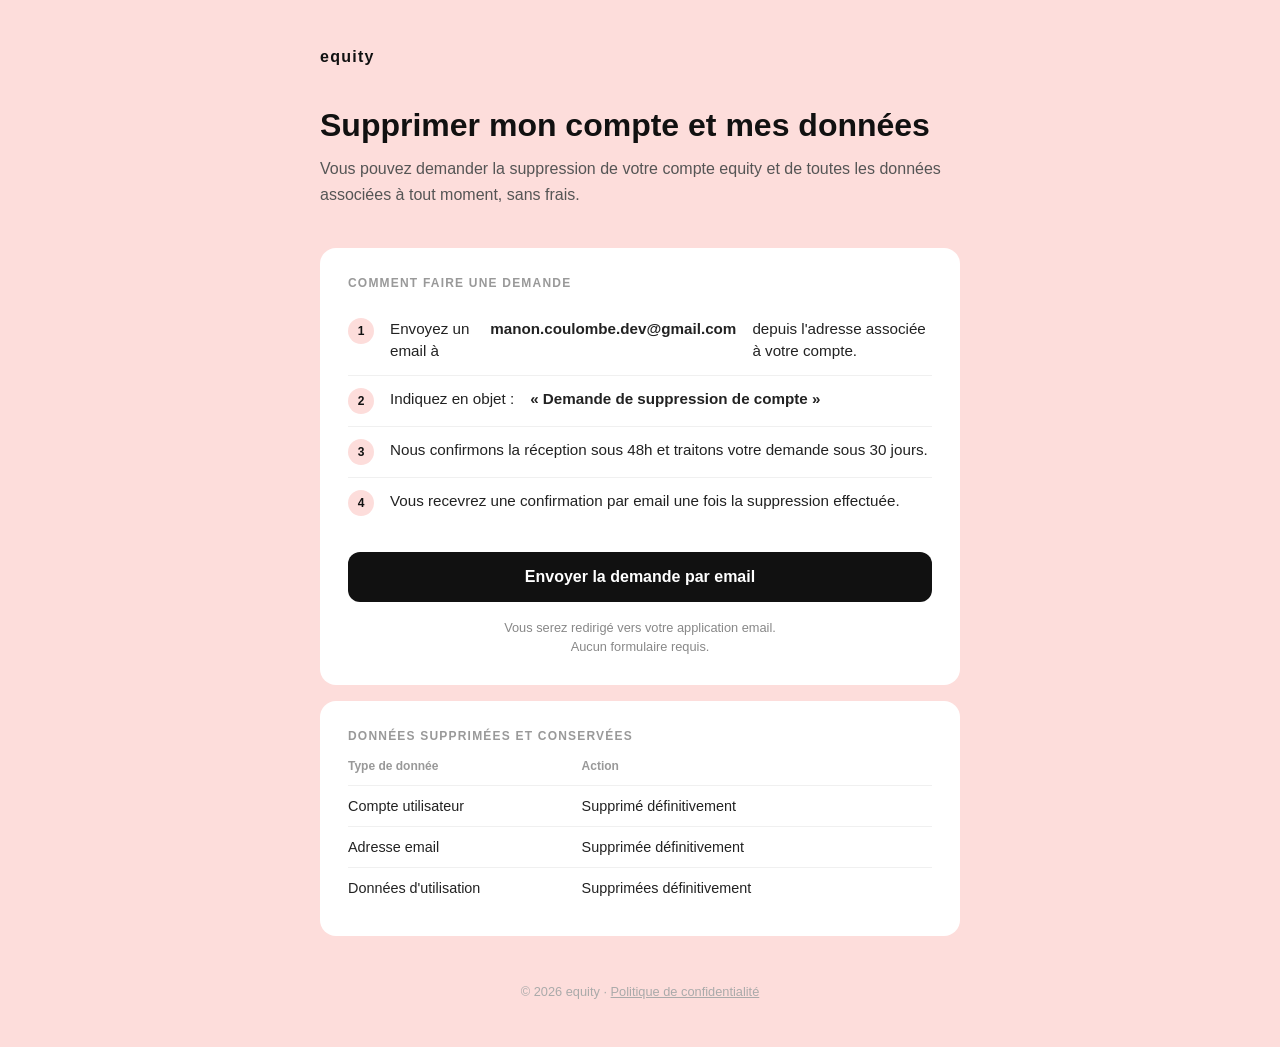
<file: deletion.html>
<!DOCTYPE html>
<html lang="fr">
<head>
    <meta charset="UTF-8">
    <meta name="viewport" content="width=device-width, initial-scale=1.0">
    <title>Suppression de compte — equity</title>
    <link rel="icon" href="/icon.svg" type="image/svg+xml">
    <link rel="apple-touch-icon" href="icon.png">
    <style>
        * { margin: 0; padding: 0; box-sizing: border-box; }

        body {
            font-family: 'Raleway', sans-serif;
            background: #FDDDDB;
            min-height: 100vh;
            padding: 3rem 1.5rem;
            color: #111;
        }

        .container {
            max-width: 640px;
            margin: 0 auto;
        }

        .app-name {
            font-family: 'M PLUS 1', sans-serif;
            font-size: 1rem;
            font-weight: 700;
            letter-spacing: 0.08em;
            text-transform: lowercase;
            color: #111;
            margin-bottom: 2.5rem;
        }

        h1 {
            font-size: 2rem;
            font-weight: 800;
            line-height: 1.2;
            margin-bottom: 0.75rem;
            color: #111;
        }

        .subtitle {
            font-size: 1rem;
            color: #555;
            margin-bottom: 2.5rem;
            line-height: 1.6;
        }

        .card {
            background: #fff;
            border-radius: 16px;
            padding: 1.75rem;
            margin-bottom: 1rem;
        }

        .card h2 {
            font-size: 0.75rem;
            font-weight: 700;
            letter-spacing: 0.1em;
            text-transform: uppercase;
            color: #999;
            margin-bottom: 1rem;
        }

        .steps {
            list-style: none;
            counter-reset: steps;
        }

        .steps li {
            counter-increment: steps;
            display: flex;
            gap: 1rem;
            align-items: flex-start;
            padding: 0.75rem 0;
            border-bottom: 1px solid #f0f0f0;
            font-size: 0.95rem;
            line-height: 1.5;
            color: #222;
        }

        .steps li:last-child { border-bottom: none; }

        .steps li::before {
            content: counter(steps);
            min-width: 26px;
            height: 26px;
            background: #FDDDDB;
            border-radius: 50%;
            display: flex;
            align-items: center;
            justify-content: center;
            font-size: 0.75rem;
            font-weight: 700;
            color: #111;
            flex-shrink: 0;
        }

        .data-table {
            width: 100%;
            border-collapse: collapse;
            font-size: 0.9rem;
        }

        .data-table th {
            text-align: left;
            font-size: 0.75rem;
            font-weight: 600;
            color: #999;
            padding: 0 0 0.75rem;
            border-bottom: 1px solid #f0f0f0;
        }

        .data-table td {
            padding: 0.75rem 0;
            border-bottom: 1px solid #f0f0f0;
            color: #222;
            vertical-align: top;
        }

        .data-table tr:last-child td { border-bottom: none; }

        .data-table td:first-child { font-weight: 500; padding-right: 1rem; width: 40%; }

        .cta {
            background: #111;
            color: #fff;
            border: none;
            border-radius: 12px;
            padding: 1rem 2rem;
            font-size: 1rem;
            font-weight: 600;
            cursor: pointer;
            width: 100%;
            margin-top: 1.5rem;
            text-decoration: none;
            display: block;
            text-align: center;
        }

        .cta:hover { background: #333; }

        .note {
            font-size: 0.8rem;
            color: #888;
            text-align: center;
            margin-top: 1rem;
            line-height: 1.5;
        }

        .footer {
            text-align: center;
            font-size: 0.8rem;
            color: #aaa;
            margin-top: 3rem;
        }
    </style>
</head>
<body>
<div class="container">

    <div class="app-name">equity</div>

    <h1>Supprimer mon compte et mes données</h1>
    <p class="subtitle">Vous pouvez demander la suppression de votre compte equity et de toutes les données associées à tout moment, sans frais.</p>

    <div class="card">
        <h2>Comment faire une demande</h2>
        <ol class="steps">
            <li>Envoyez un email à <strong>manon.coulombe.dev@gmail.com</strong> depuis l'adresse associée à votre compte.</li>
            <li>Indiquez en objet : <strong>« Demande de suppression de compte »</strong></li>
            <li>Nous confirmons la réception sous 48h et traitons votre demande sous 30 jours.</li>
            <li>Vous recevrez une confirmation par email une fois la suppression effectuée.</li>
        </ol>

        <a class="cta" href="mailto:manon.coulombe.dev@gmail.com?subject=Demande%20de%20suppression%20de%20compte">
            Envoyer la demande par email
        </a>
        <p class="note">Vous serez redirigé vers votre application email.<br>Aucun formulaire requis.</p>
    </div>

    <div class="card">
        <h2>Données supprimées et conservées</h2>
        <table class="data-table">
            <thead>
            <tr>
                <th>Type de donnée</th>
                <th>Action</th>
            </tr>
            </thead>
            <tbody>
            <tr>
                <td>Compte utilisateur</td>
                <td>Supprimé définitivement</td>
            </tr>
            <tr>
                <td>Adresse email</td>
                <td>Supprimée définitivement</td>
            </tr>
            <tr>
                <td>Données d'utilisation</td>
                <td>Supprimées définitivement</td>
            </tr>
            </tbody>
        </table>
    </div>

    <div class="footer">
        © 2026 equity · <a href="/privacy.html" style="color: #aaa;">Politique de confidentialité</a>
    </div>

</div>
</body>
</html>
</file>
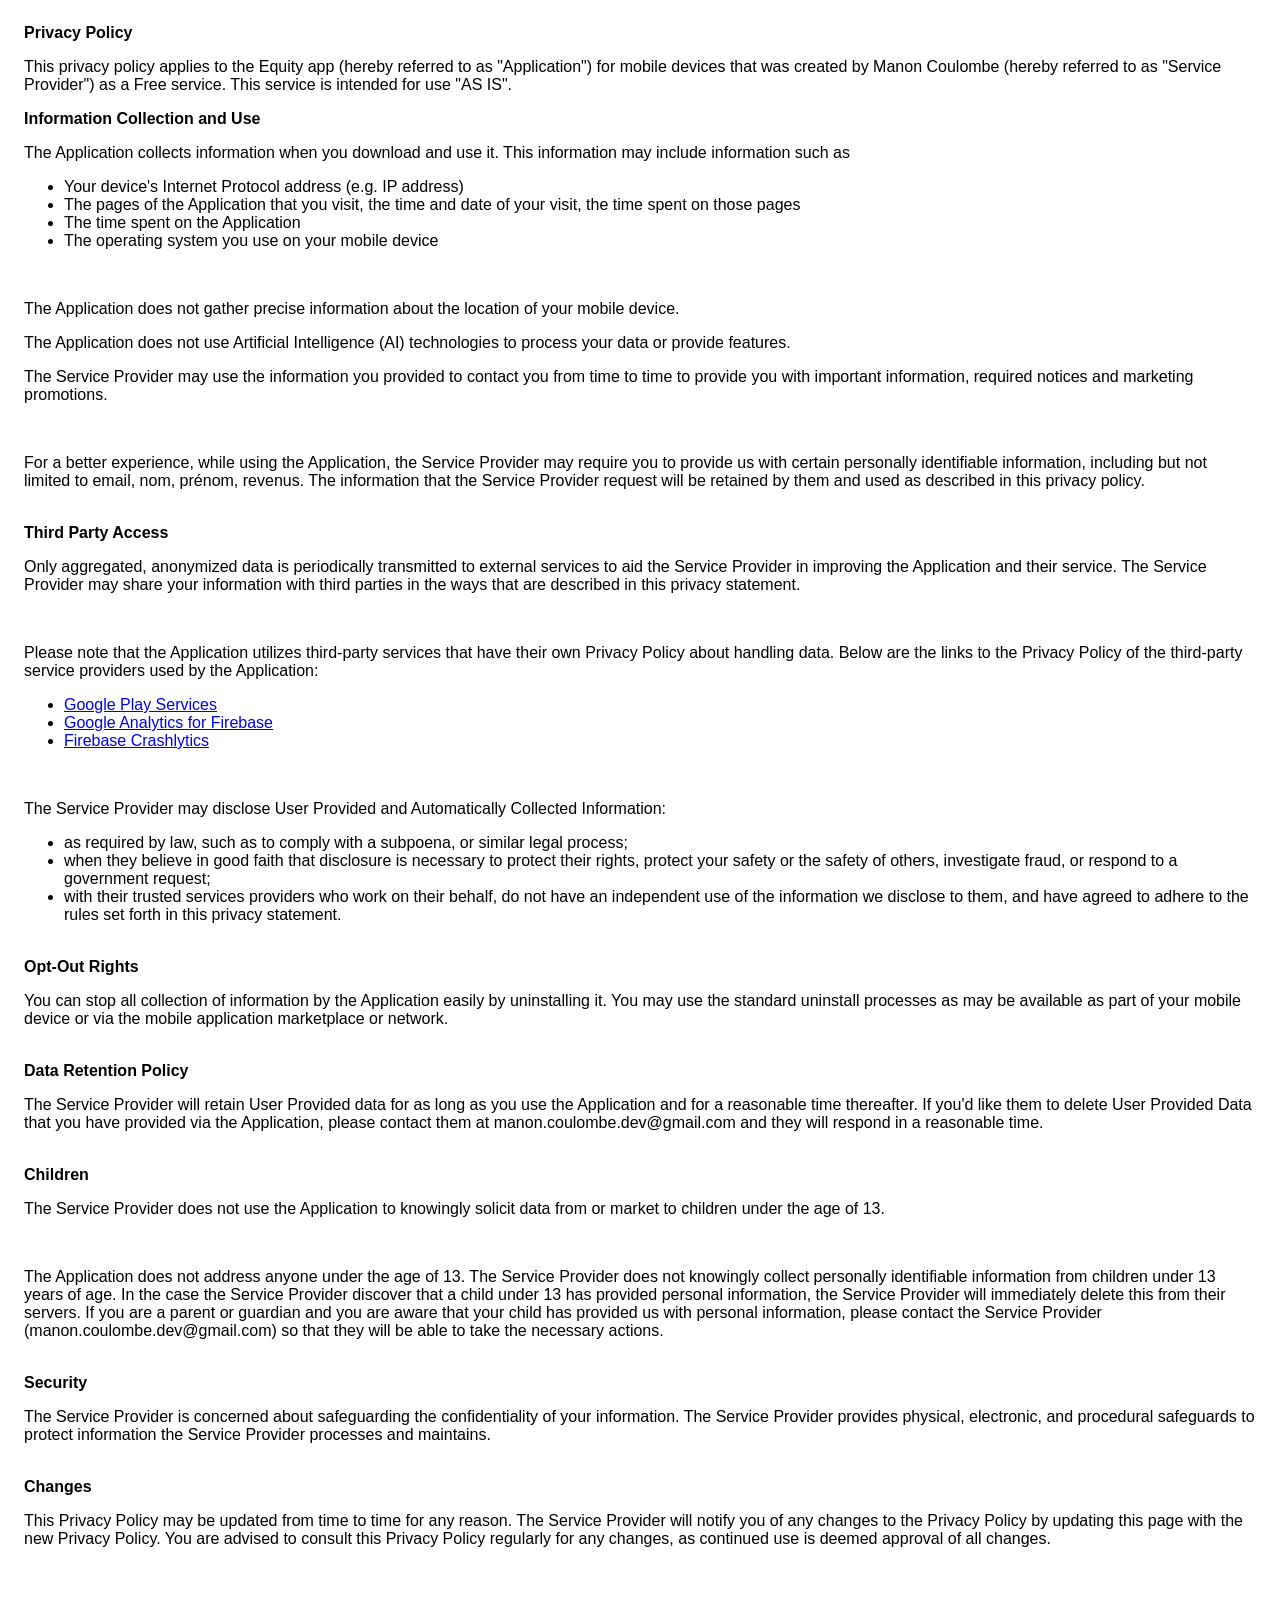
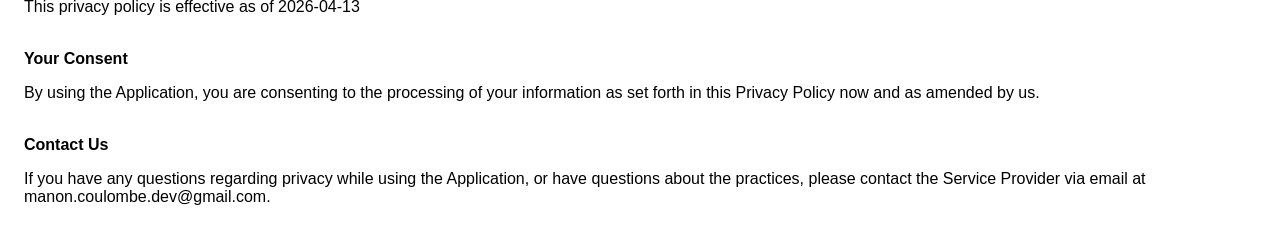
<file: privacy.html>
<!DOCTYPE html>
<html lang="en">
<head>
  <meta charset='utf-8'>
  <meta name='viewport' content='width=device-width'>
  <title>Privacy Policy</title>
  <style> body { font-family: 'Helvetica Neue', Helvetica, Arial, sans-serif; padding:1em; } </style>
  <link rel="icon" href="/icon.svg" type="image/svg+xml">
  <link rel="apple-touch-icon" href="icon.png">
</head>
<body>
  <strong>Privacy Policy</strong>
  <p>This privacy policy applies to the Equity app (hereby referred to as "Application") for mobile devices that was created by Manon Coulombe (hereby referred to as "Service Provider") as a Free service. This service is intended for use "AS IS".</p>
  <strong>Information Collection and Use</strong>
  <p>The Application collects information when you download and use it. This information may include information such as </p>
  <ul>
    <li>Your device's Internet Protocol address (e.g. IP address)</li>
    <li>The pages of the Application that you visit, the time and date of your visit, the time spent on those pages</li>
    <li>The time spent on the Application</li>
    <li>The operating system you use on your mobile device</li>
  </ul>
  <br>
  <p>The Application does not gather precise information about the location of your mobile device.</p><!---->
  <p>The Application does not use Artificial Intelligence (AI) technologies to process your data or provide features.</p>
  <p>The Service Provider may use the information you provided to contact you from time to time to provide you with important information, required notices and marketing promotions.</p>
  <br>
  <p>For a better experience, while using the Application, the Service Provider may require you to provide us with certain personally identifiable information, including but not limited to email, nom, prénom, revenus. The information that the Service Provider request will be retained by them and used as described in this privacy policy.</p>
  <br>
  <strong>Third Party Access</strong>
  <p>Only aggregated, anonymized data is periodically transmitted to external services to aid the Service Provider in improving the Application and their service. The Service Provider may share your information with third parties in the ways that are described in this privacy statement.</p>
  <div>
    <br>
    <p>Please note that the Application utilizes third-party services that have their own Privacy Policy about handling data. Below are the links to the Privacy Policy of the third-party service providers used by the Application:</p>
    <ul>
      <li>
        <a href="https://www.google.com/policies/privacy/" target="_blank" rel="noopener noreferrer">Google Play Services</a>
      </li>
      <li>
        <a href="https://firebase.google.com/support/privacy" target="_blank" rel="noopener noreferrer">Google Analytics for Firebase</a></li>
      <li>
        <a href="https://firebase.google.com/support/privacy/" target="_blank" rel="noopener noreferrer">Firebase Crashlytics</a>
      </li>
    </ul>
  </div>
  <br>
  <p>The Service Provider may disclose User Provided and Automatically Collected Information:</p>
  <ul>
    <li>as required by law, such as to comply with a subpoena, or similar legal process;</li>
    <li>when they believe in good faith that disclosure is necessary to protect their rights, protect your safety or the safety of others, investigate fraud, or respond to a government request;</li>
    <li>with their trusted services providers who work on their behalf, do not have an independent use of the information we disclose to them, and have agreed to adhere to the rules set forth in this privacy statement.</li>
  </ul>
  <p></p>
  <br>
  <strong>Opt-Out Rights</strong>
  <p>You can stop all collection of information by the Application easily by uninstalling it. You may use the standard uninstall processes as may be available as part of your mobile device or via the mobile application marketplace or network.</p>
  <br>
  <strong>Data Retention Policy</strong>
  <p>The Service Provider will retain User Provided data for as long as you use the Application and for a reasonable time thereafter. If you'd like them to delete User Provided Data that you have provided via the Application, please contact them at manon.coulombe.dev@gmail.com and they will respond in a reasonable time.</p>
  <br>
  <strong>Children</strong>
  <p>The Service Provider does not use the Application to knowingly solicit data from or market to children under the age of 13.</p>
  <div>
    <br>
    <p>The Application does not address anyone under the age of 13. The Service Provider does not knowingly collect personally identifiable information from children under 13 years of age. In the case the Service Provider discover that a child under 13 has provided personal information, the Service Provider will immediately delete this from their servers. If you are a parent or guardian and you are aware that your child has provided us with personal information, please contact the Service Provider (manon.coulombe.dev@gmail.com) so that they will be able to take the necessary actions.</p>
  </div>
  <br>
  <strong>Security</strong>
  <p>The Service Provider is concerned about safeguarding the confidentiality of your information. The Service Provider provides physical, electronic, and procedural safeguards to protect information the Service Provider processes and maintains.</p>
  <br>
  <strong>Changes</strong>
  <p>This Privacy Policy may be updated from time to time for any reason. The Service Provider will notify you of any changes to the Privacy Policy by updating this page with the new Privacy Policy. You are advised to consult this Privacy Policy regularly for any changes, as continued use is deemed approval of all changes.</p>
  <br>
  <p>This privacy policy is effective as of 2026-04-13</p>
  <br>
  <strong>Your Consent</strong>
  <p>By using the Application, you are consenting to the processing of your information as set forth in this Privacy Policy now and as amended by us.</p>
  <br>
  <strong>Contact Us</strong>
  <p>If you have any questions regarding privacy while using the Application, or have questions about the practices, please contact the Service Provider via email at manon.coulombe.dev@gmail.com.</p>
</body>
</html>
</file>
